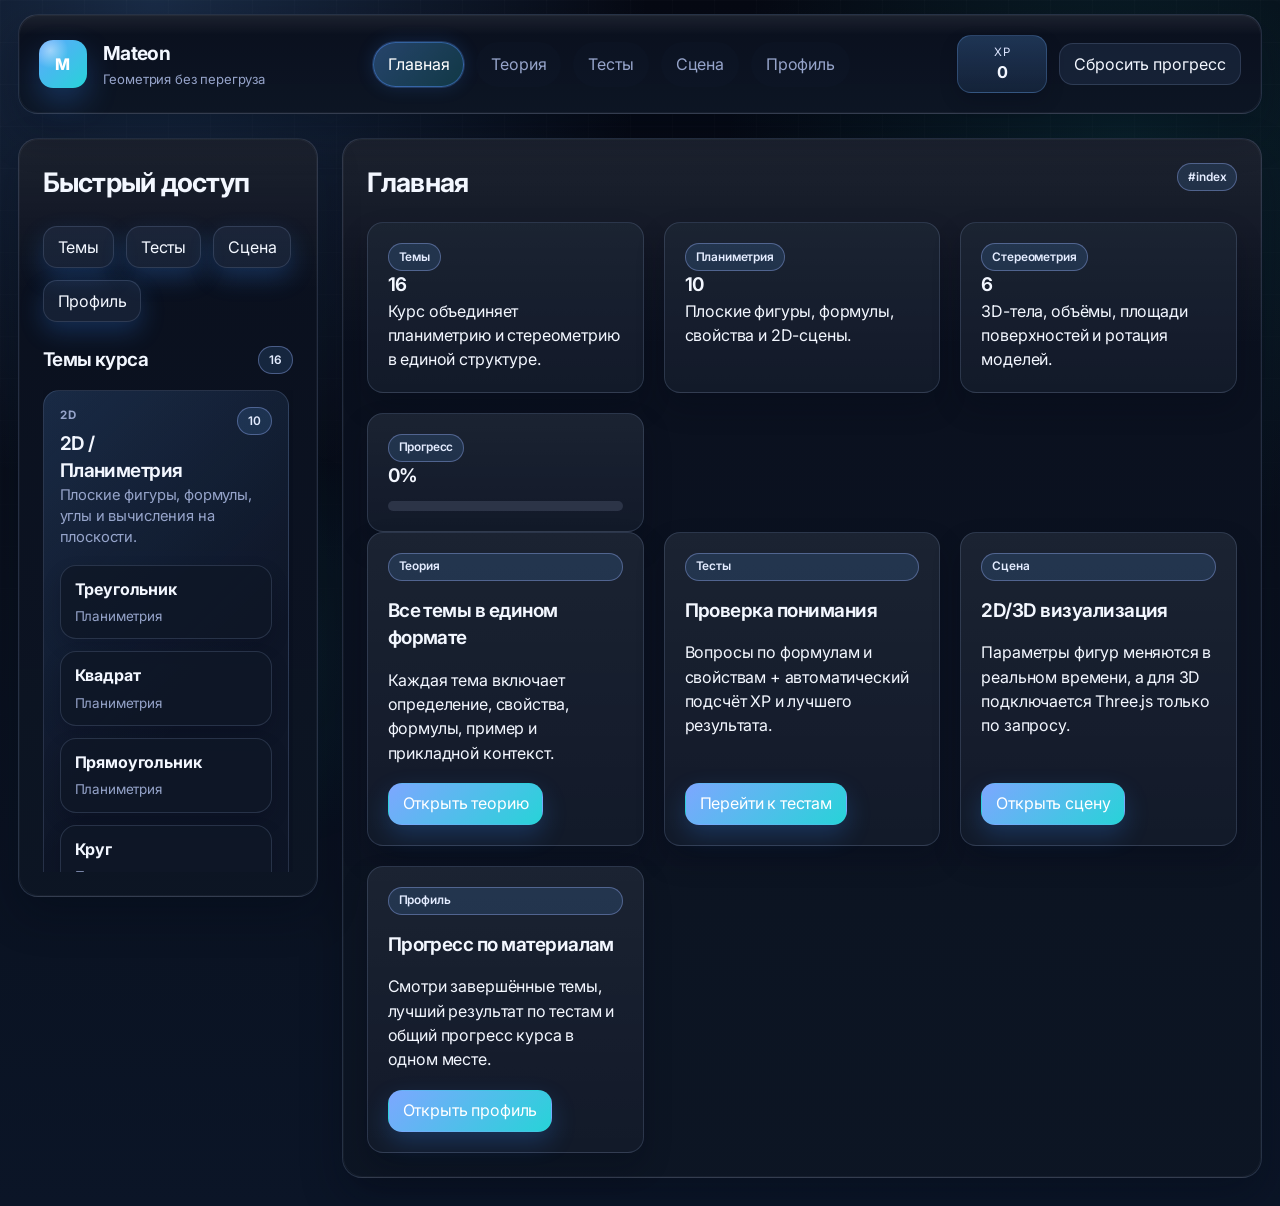
<file: index.html>
﻿<!DOCTYPE html>
<html lang="ru">
<head>
  <meta charset="UTF-8">
  <meta name="viewport" content="width=device-width, initial-scale=1.0">
  <title>Mateon</title>
  <meta http-equiv="refresh" content="0; url=./pages/index.html">
  <script>
    location.replace('./pages/index.html');
  </script>
</head>
<body></body>
</html>
</file>
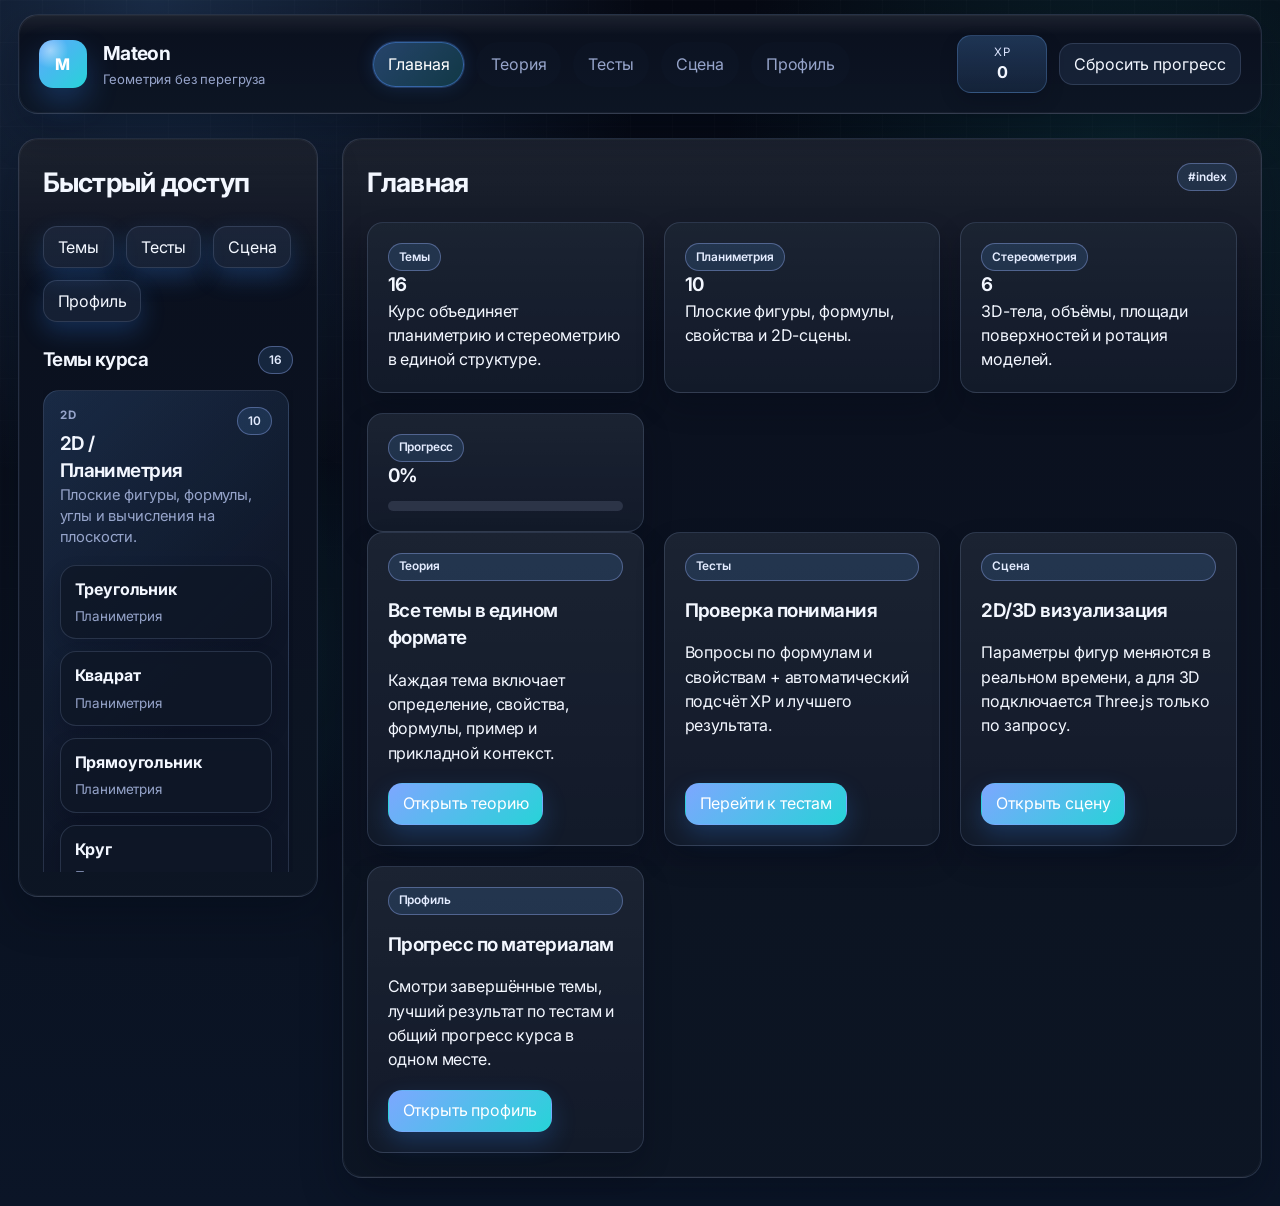
<file: pages/index.html>
﻿<!DOCTYPE html>
<html lang="ru">
<head>
  <meta charset="UTF-8">
  <meta name="viewport" content="width=device-width, initial-scale=1.0">
  <meta name="description" content="Mateon — интерактивная образовательная платформа по геометрии.">
  <title>Mateon — Главная</title>
  <link rel="preconnect" href="https://fonts.googleapis.com">
  <link rel="preconnect" href="https://fonts.gstatic.com" crossorigin>
  <link href="https://fonts.googleapis.com/css2?family=Inter:wght@400;500;600;700;800&display=swap" rel="stylesheet">
  <link rel="stylesheet" href="../styles/styles.css">
  <script src="../course-data.js" defer></script>
  <script type="module" src="../js/home.js"></script>
</head>
<body data-page="home">
  <div class="app">
    <header class="topbar panel">
      <div class="brand">
        <div class="brand-mark" aria-hidden="true">M</div>
        <div class="brand-meta">
          <h1>Mateon</h1>
          <p class="brand-subtitle">Геометрия без перегруза</p>
        </div>
      </div>

      <nav class="nav" aria-label="Навигация">
        <a class="nav-link active" data-page-link="home" href="./index.html">Главная</a>
        <a class="nav-link" data-page-link="theory" href="./theory.html">Теория</a>
        <a class="nav-link" data-page-link="tests" href="./tests.html">Тесты</a>
        <a class="nav-link" data-page-link="scene" href="./scene.html">Сцена</a>
        <a class="nav-link" data-page-link="profile" href="./profile.html">Профиль</a>
      </nav>

      <div class="topbar-actions">
        <div class="xp-box" aria-live="polite">
          <span>XP</span>
          <strong id="xp-total">0</strong>
        </div>
        <button class="ghost-button" id="reset-progress" type="button">Сбросить прогресс</button>
      </div>
    </header>

    <main class="layout">
      <aside class="sidebar panel" aria-label="Боковая панель">
        <h2>Быстрый доступ</h2>

        <div class="sidebar-actions">
          <a class="button secondary" href="./theory.html">Темы</a>
          <a class="button secondary" href="./tests.html">Тесты</a>
          <a class="button secondary" href="./scene.html">Сцена</a>
          <a class="button secondary" href="./profile.html">Профиль</a>
        </div>

        <div class="sidebar-block">
          <div class="title-row">
            <h3>Темы курса</h3>
            <span class="badge" id="topic-count">0</span>
          </div>
          <div id="topic-shortcuts" class="shortcut-list"></div>
        </div>
      </aside>

      <section class="content">
        <section class="panel main-panel">
          <div class="title-row">
            <div>
              <h2 id="view-title">Главная</h2>
            </div>
            <span class="badge" id="route-badge">#index</span>
          </div>
          <div id="view-root"></div>
        </section>
      </section>
    </main>
  </div>
</body>
</html>
</file>
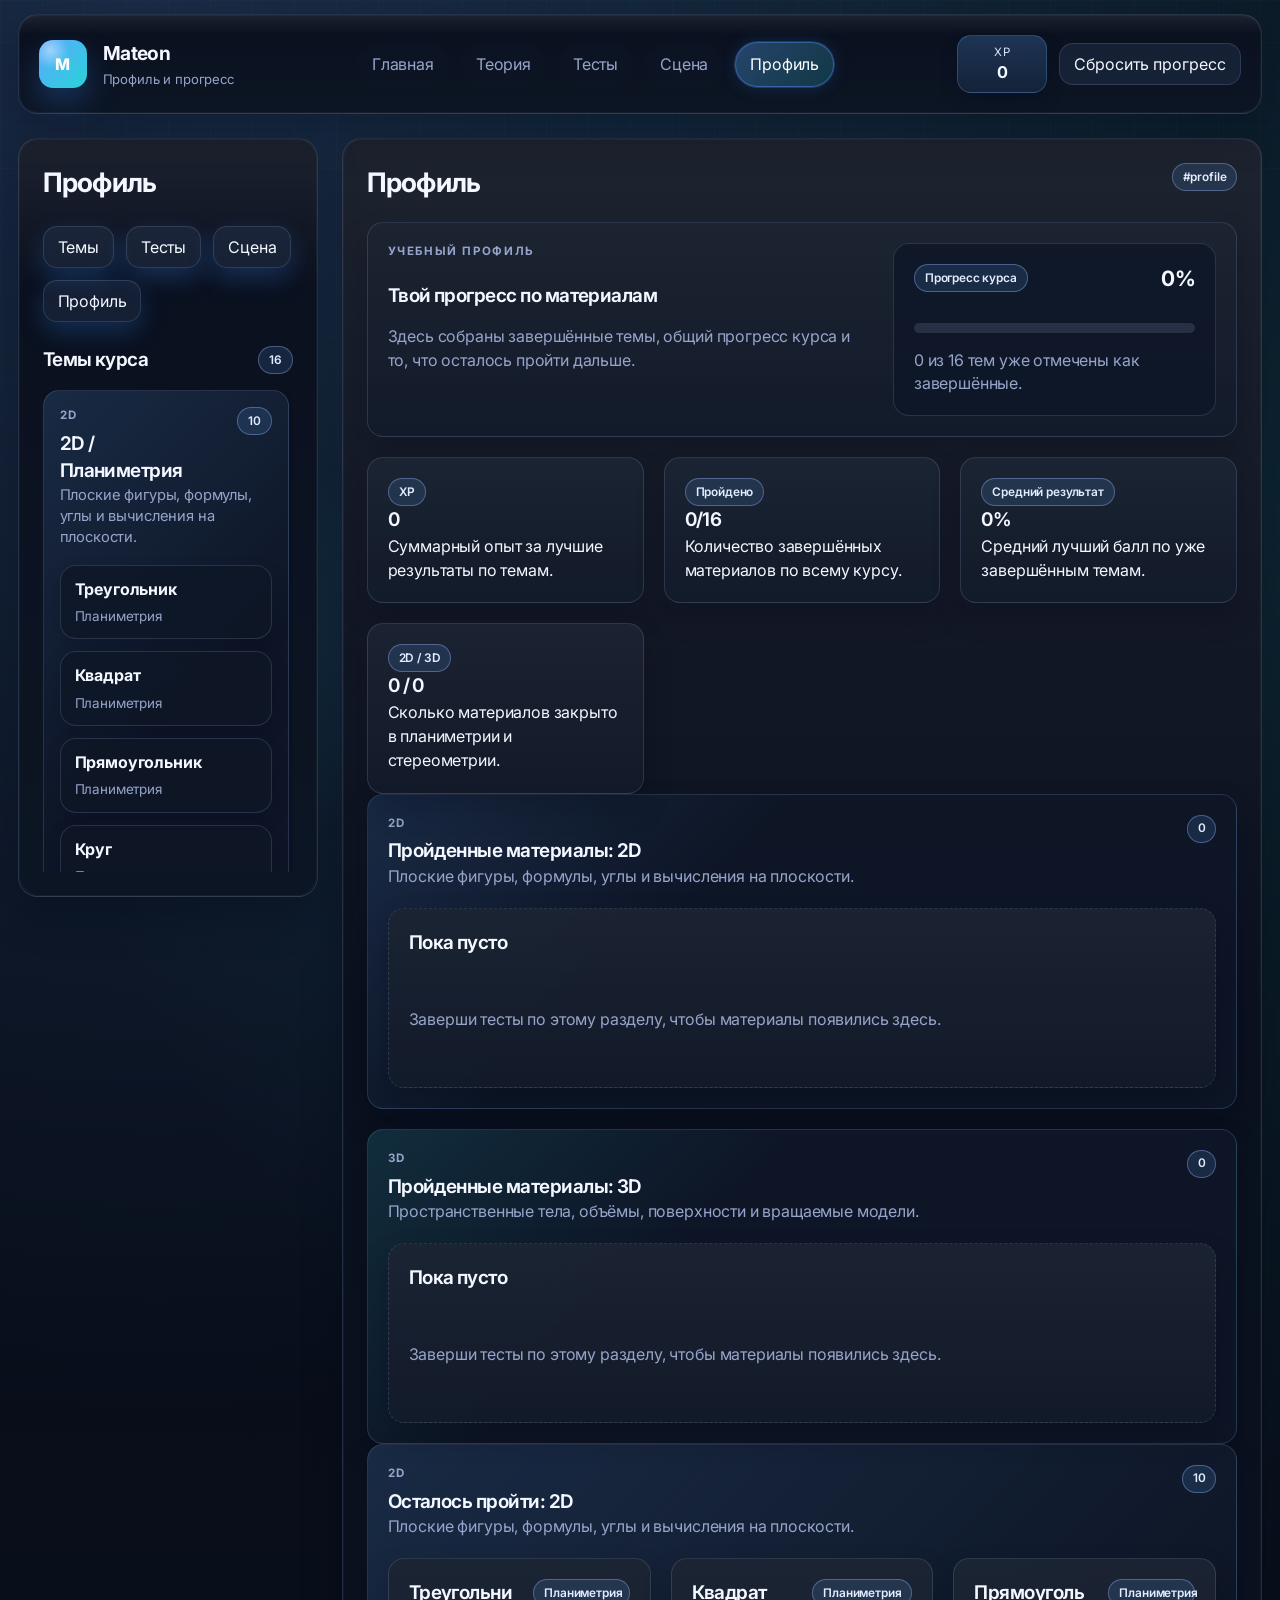
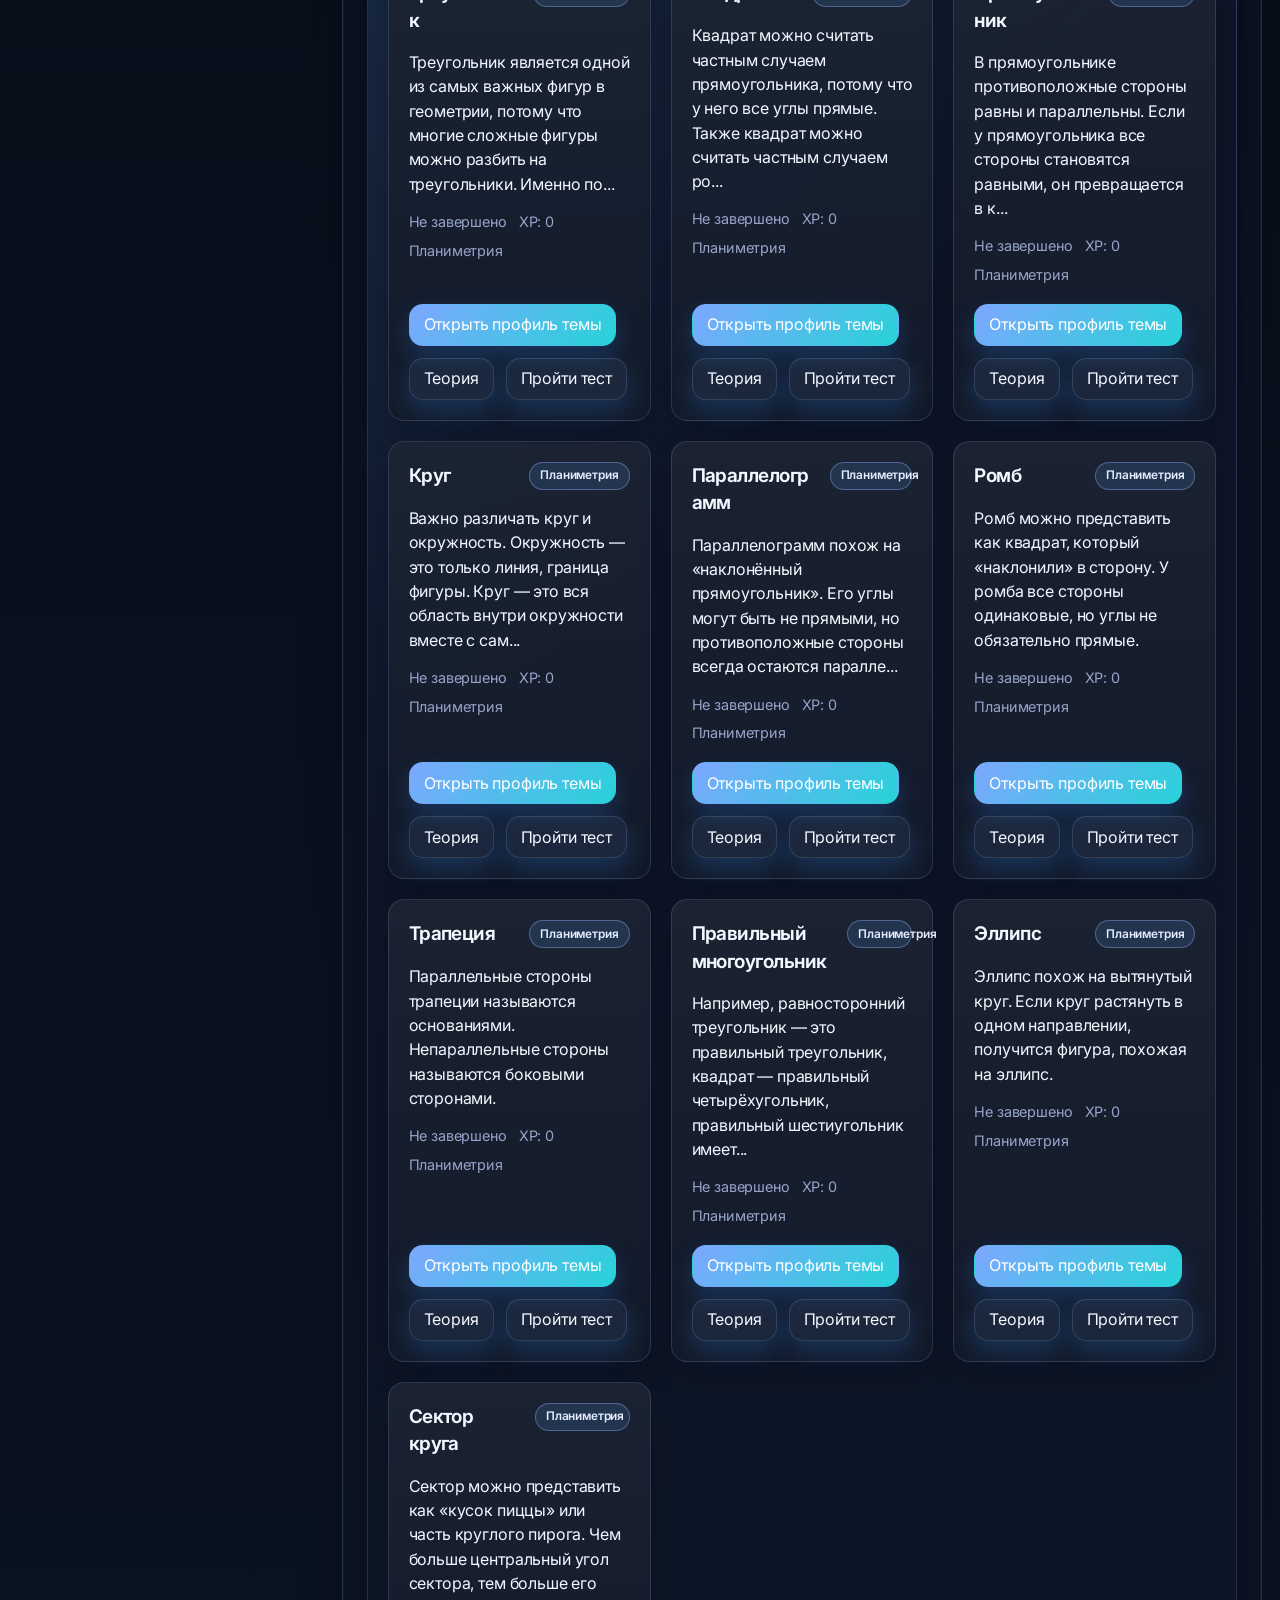
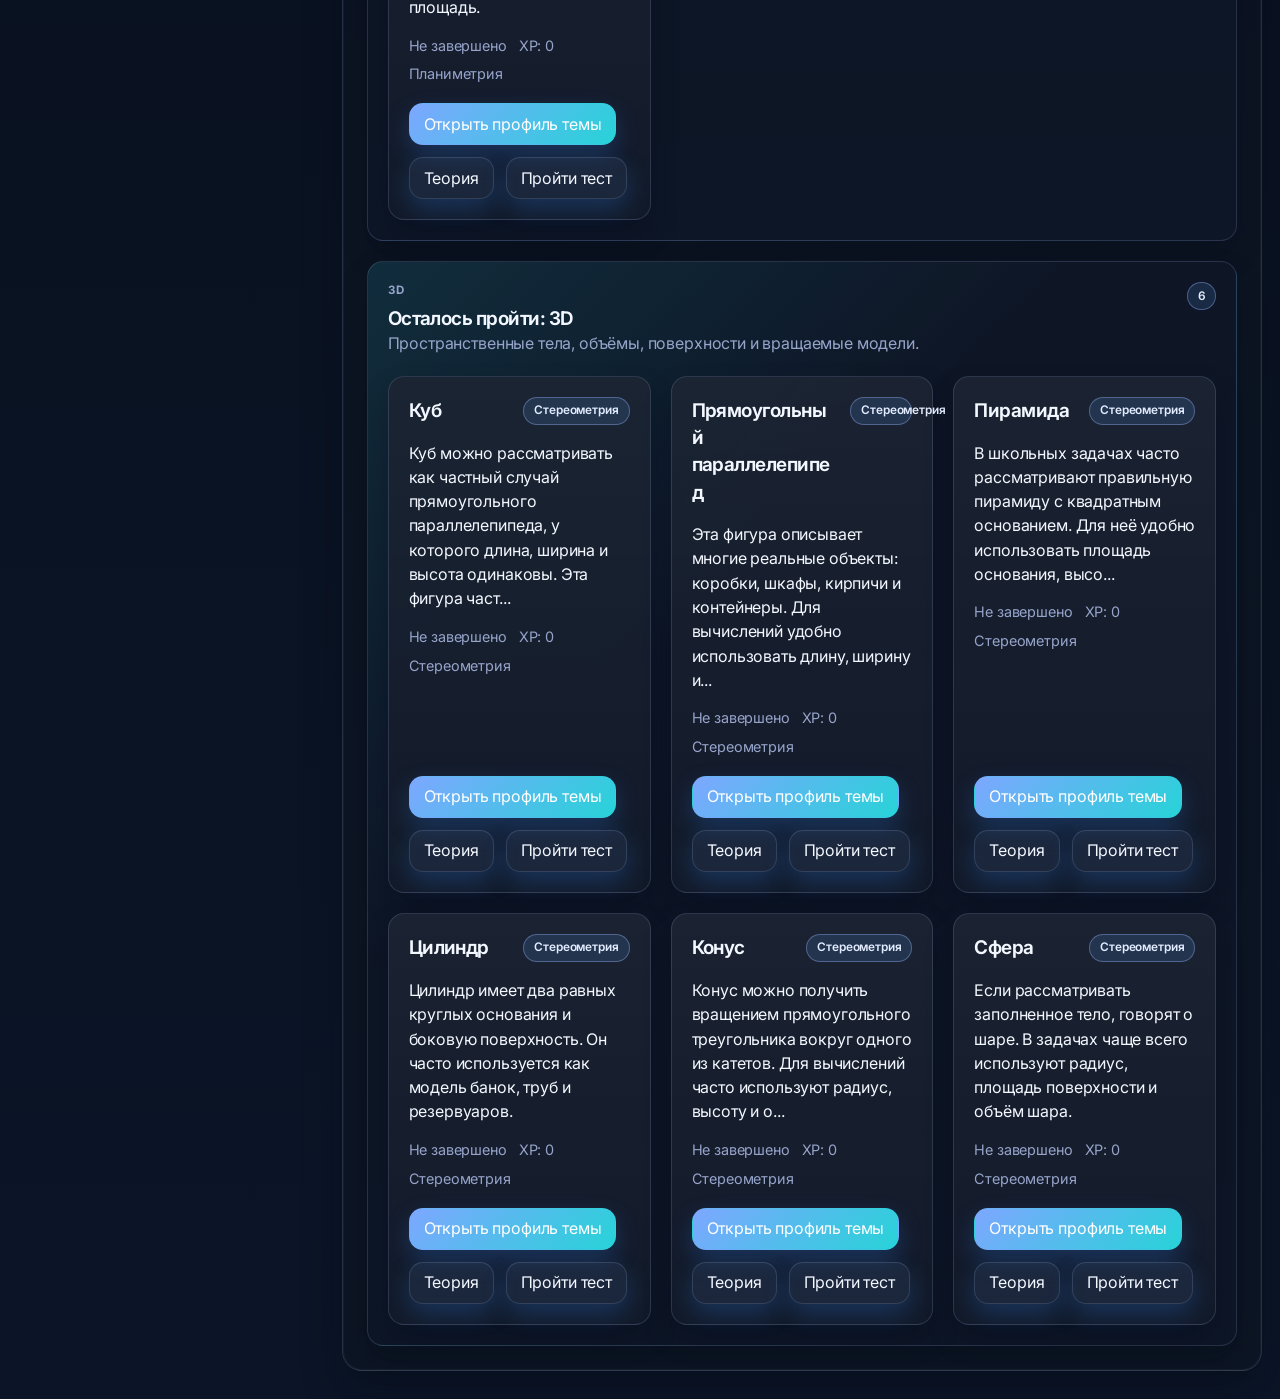
<file: pages/profile.html>
﻿<!DOCTYPE html>
<html lang="ru">
<head>
  <meta charset="UTF-8">
  <meta name="viewport" content="width=device-width, initial-scale=1.0">
  <meta name="description" content="Mateon — профиль обучения с пройденными материалами, XP и прогрессом по темам.">
  <title>Mateon — Профиль</title>
  <link rel="preconnect" href="https://fonts.googleapis.com">
  <link rel="preconnect" href="https://fonts.gstatic.com" crossorigin>
  <link href="https://fonts.googleapis.com/css2?family=Inter:wght@400;500;600;700;800&display=swap" rel="stylesheet">
  <link rel="stylesheet" href="../styles/styles.css">
  <script src="../course-data.js" defer></script>
  <script type="module" src="../js/profile.js"></script>
</head>
<body data-page="profile">
  <div class="app">
    <header class="topbar panel">
      <div class="brand">
        <div class="brand-mark" aria-hidden="true">M</div>
        <div class="brand-meta">
          <h1>Mateon</h1>
          <p class="brand-subtitle">Профиль и прогресс</p>
        </div>
      </div>

      <nav class="nav" aria-label="Навигация">
        <a class="nav-link" data-page-link="home" href="./index.html">Главная</a>
        <a class="nav-link" data-page-link="theory" href="./theory.html">Теория</a>
        <a class="nav-link" data-page-link="tests" href="./tests.html">Тесты</a>
        <a class="nav-link" data-page-link="scene" href="./scene.html">Сцена</a>
        <a class="nav-link active" data-page-link="profile" href="./profile.html">Профиль</a>
      </nav>

      <div class="topbar-actions">
        <div class="xp-box" aria-live="polite">
          <span>XP</span>
          <strong id="xp-total">0</strong>
        </div>
        <button class="ghost-button" id="reset-progress" type="button">Сбросить прогресс</button>
      </div>
    </header>

    <main class="layout">
      <aside class="sidebar panel" aria-label="Боковая панель">
        <h2>Профиль</h2>

        <div class="sidebar-actions">
          <a class="button secondary" href="./theory.html">Темы</a>
          <a class="button secondary" href="./tests.html">Тесты</a>
          <a class="button secondary" href="./scene.html">Сцена</a>
          <a class="button secondary" href="./profile.html">Профиль</a>
        </div>

        <div class="sidebar-block">
          <div class="title-row">
            <h3>Темы курса</h3>
            <span class="badge" id="topic-count">0</span>
          </div>
          <div id="topic-shortcuts" class="shortcut-list"></div>
        </div>
      </aside>

      <section class="content">
        <section class="panel main-panel">
          <div class="title-row">
            <div>
              <h2 id="view-title">Профиль</h2>
            </div>
            <span class="badge" id="route-badge">#profile</span>
          </div>
          <div id="view-root"></div>
        </section>
      </section>
    </main>
  </div>
</body>
</html>
</file>
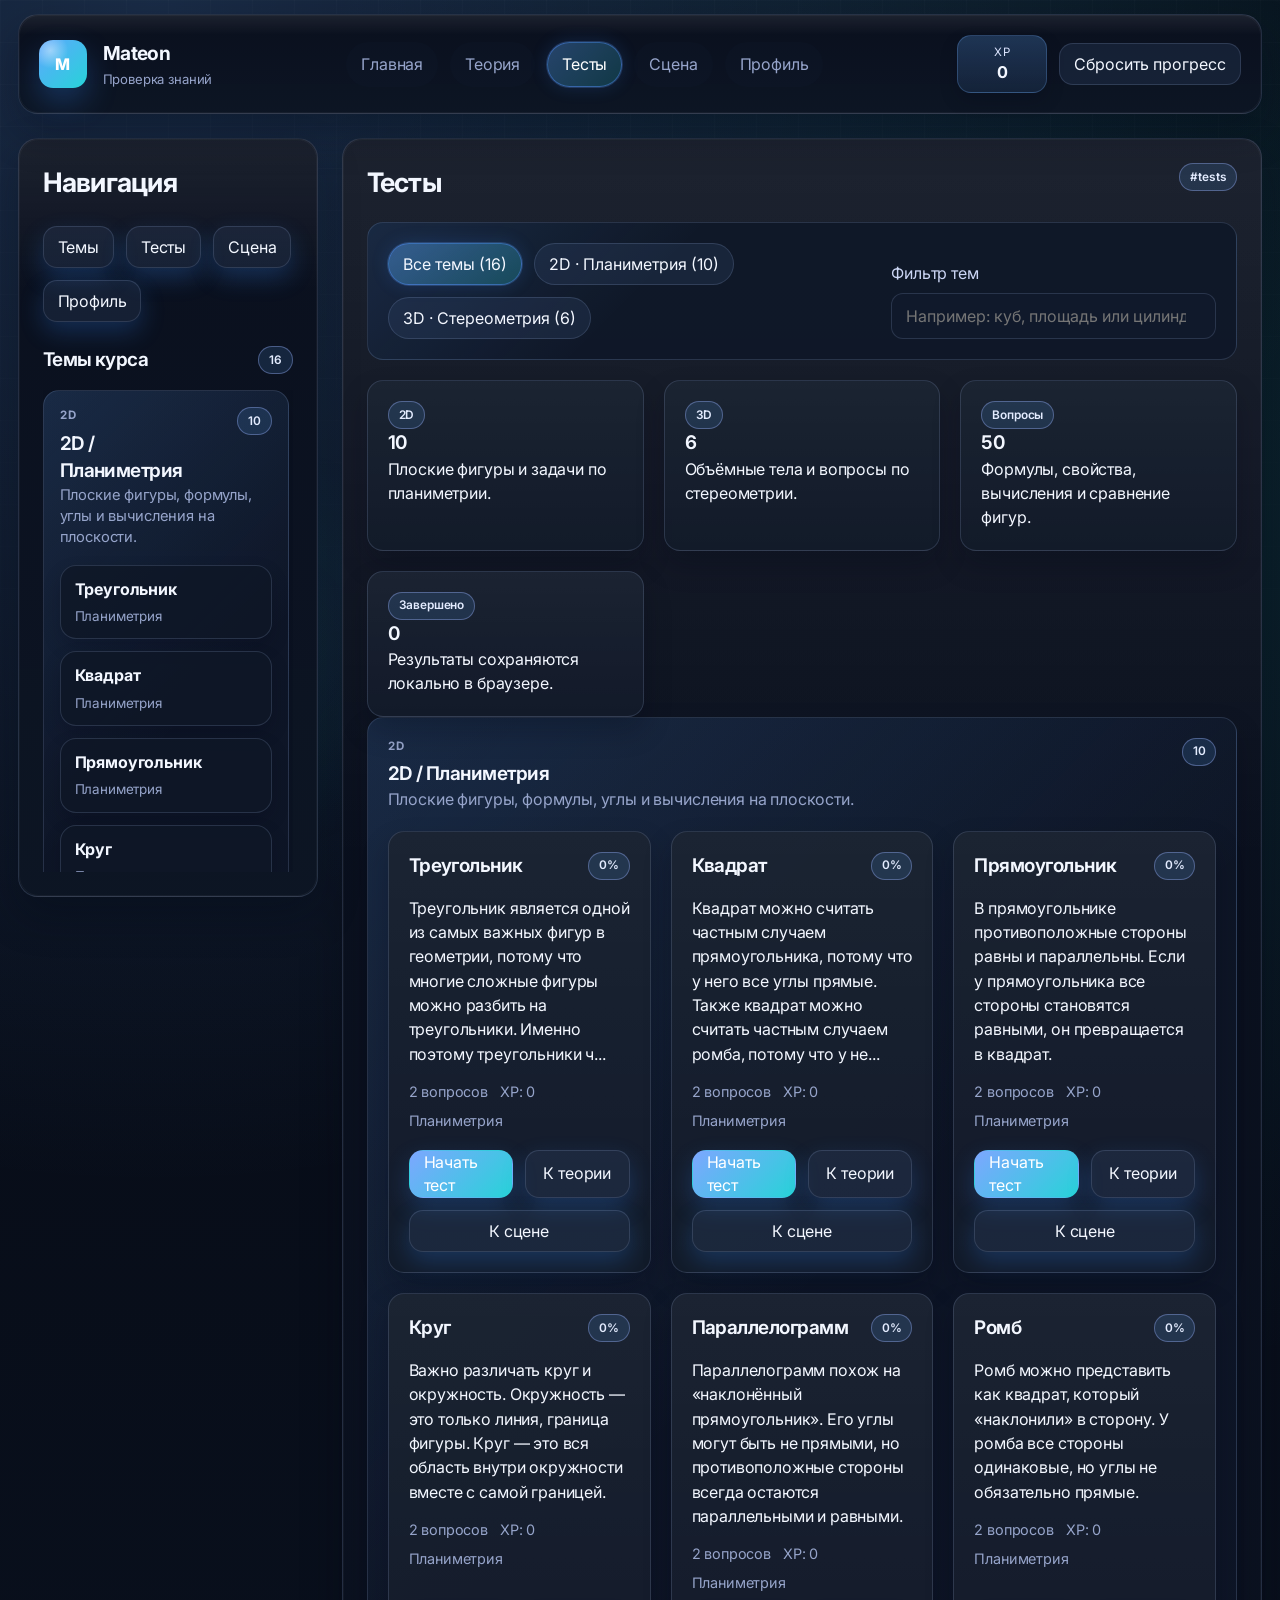
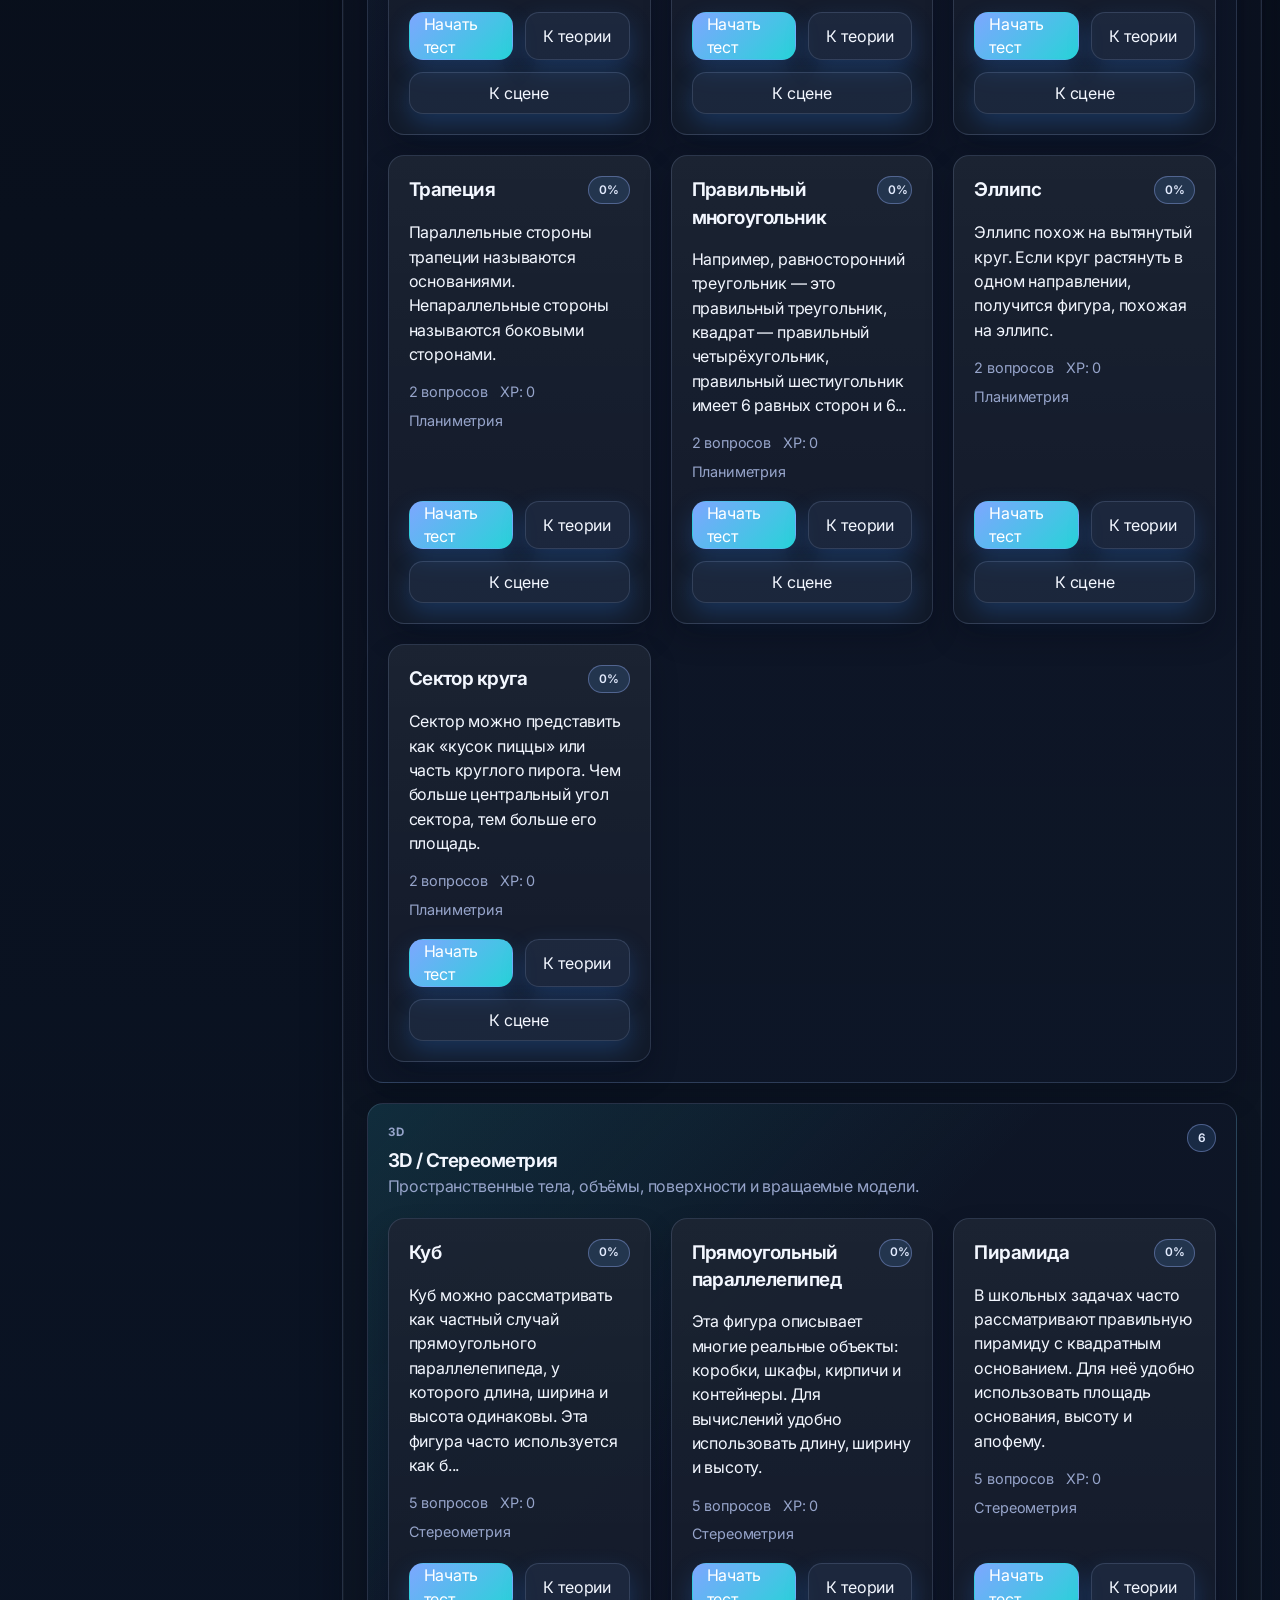
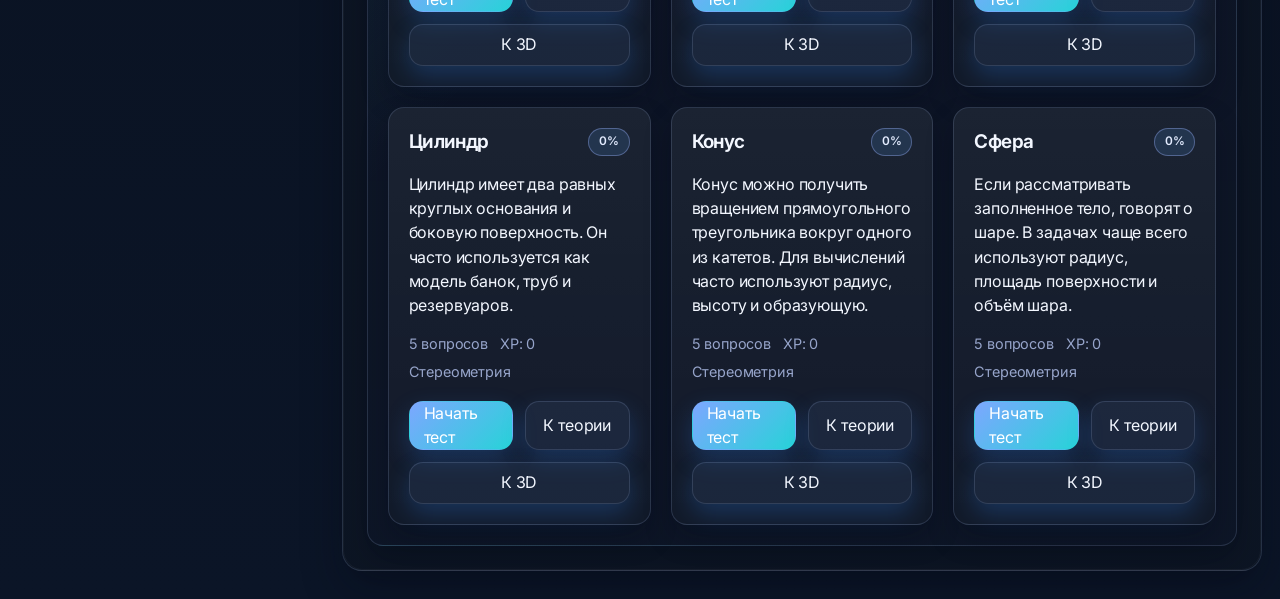
<file: pages/tests.html>
﻿<!DOCTYPE html>
<html lang="ru">
<head>
  <meta charset="UTF-8">
  <meta name="viewport" content="width=device-width, initial-scale=1.0">
  <meta name="description" content="Mateon — тесты по геометрии с XP, прогрессом и разбором ответов.">
  <title>Mateon — Тесты</title>
  <link rel="preconnect" href="https://fonts.googleapis.com">
  <link rel="preconnect" href="https://fonts.gstatic.com" crossorigin>
  <link href="https://fonts.googleapis.com/css2?family=Inter:wght@400;500;600;700;800&display=swap" rel="stylesheet">
  <link rel="stylesheet" href="../styles/styles.css">
  <script src="../course-data.js" defer></script>
  <script type="module" src="../js/tests.js"></script>
</head>
<body data-page="tests">
  <div class="app">
    <header class="topbar panel">
      <div class="brand">
        <div class="brand-mark" aria-hidden="true">M</div>
        <div class="brand-meta">
          <h1>Mateon</h1>
          <p class="brand-subtitle">Проверка знаний</p>
        </div>
      </div>

      <nav class="nav" aria-label="Навигация">
        <a class="nav-link" data-page-link="home" href="./index.html">Главная</a>
        <a class="nav-link" data-page-link="theory" href="./theory.html">Теория</a>
        <a class="nav-link active" data-page-link="tests" href="./tests.html">Тесты</a>
        <a class="nav-link" data-page-link="scene" href="./scene.html">Сцена</a>
        <a class="nav-link" data-page-link="profile" href="./profile.html">Профиль</a>
      </nav>

      <div class="topbar-actions">
        <div class="xp-box" aria-live="polite">
          <span>XP</span>
          <strong id="xp-total">0</strong>
        </div>
        <button class="ghost-button" id="reset-progress" type="button">Сбросить прогресс</button>
      </div>
    </header>

    <main class="layout">
      <aside class="sidebar panel" aria-label="Боковая панель">
        <h2>Навигация</h2>

        <div class="sidebar-actions">
          <a class="button secondary" href="./theory.html">Темы</a>
          <a class="button secondary" href="./tests.html">Тесты</a>
          <a class="button secondary" href="./scene.html">Сцена</a>
          <a class="button secondary" href="./profile.html">Профиль</a>
        </div>

        <div class="sidebar-block">
          <div class="title-row">
            <h3>Темы курса</h3>
            <span class="badge" id="topic-count">0</span>
          </div>
          <div id="topic-shortcuts" class="shortcut-list"></div>
        </div>
      </aside>

      <section class="content">
        <section class="panel main-panel">
          <div class="title-row">
            <div>
              <h2 id="view-title">Тесты</h2>
            </div>
            <span class="badge" id="route-badge">#tests</span>
          </div>
          <div id="view-root"></div>
        </section>
      </section>
    </main>
  </div>
</body>
</html>
</file>
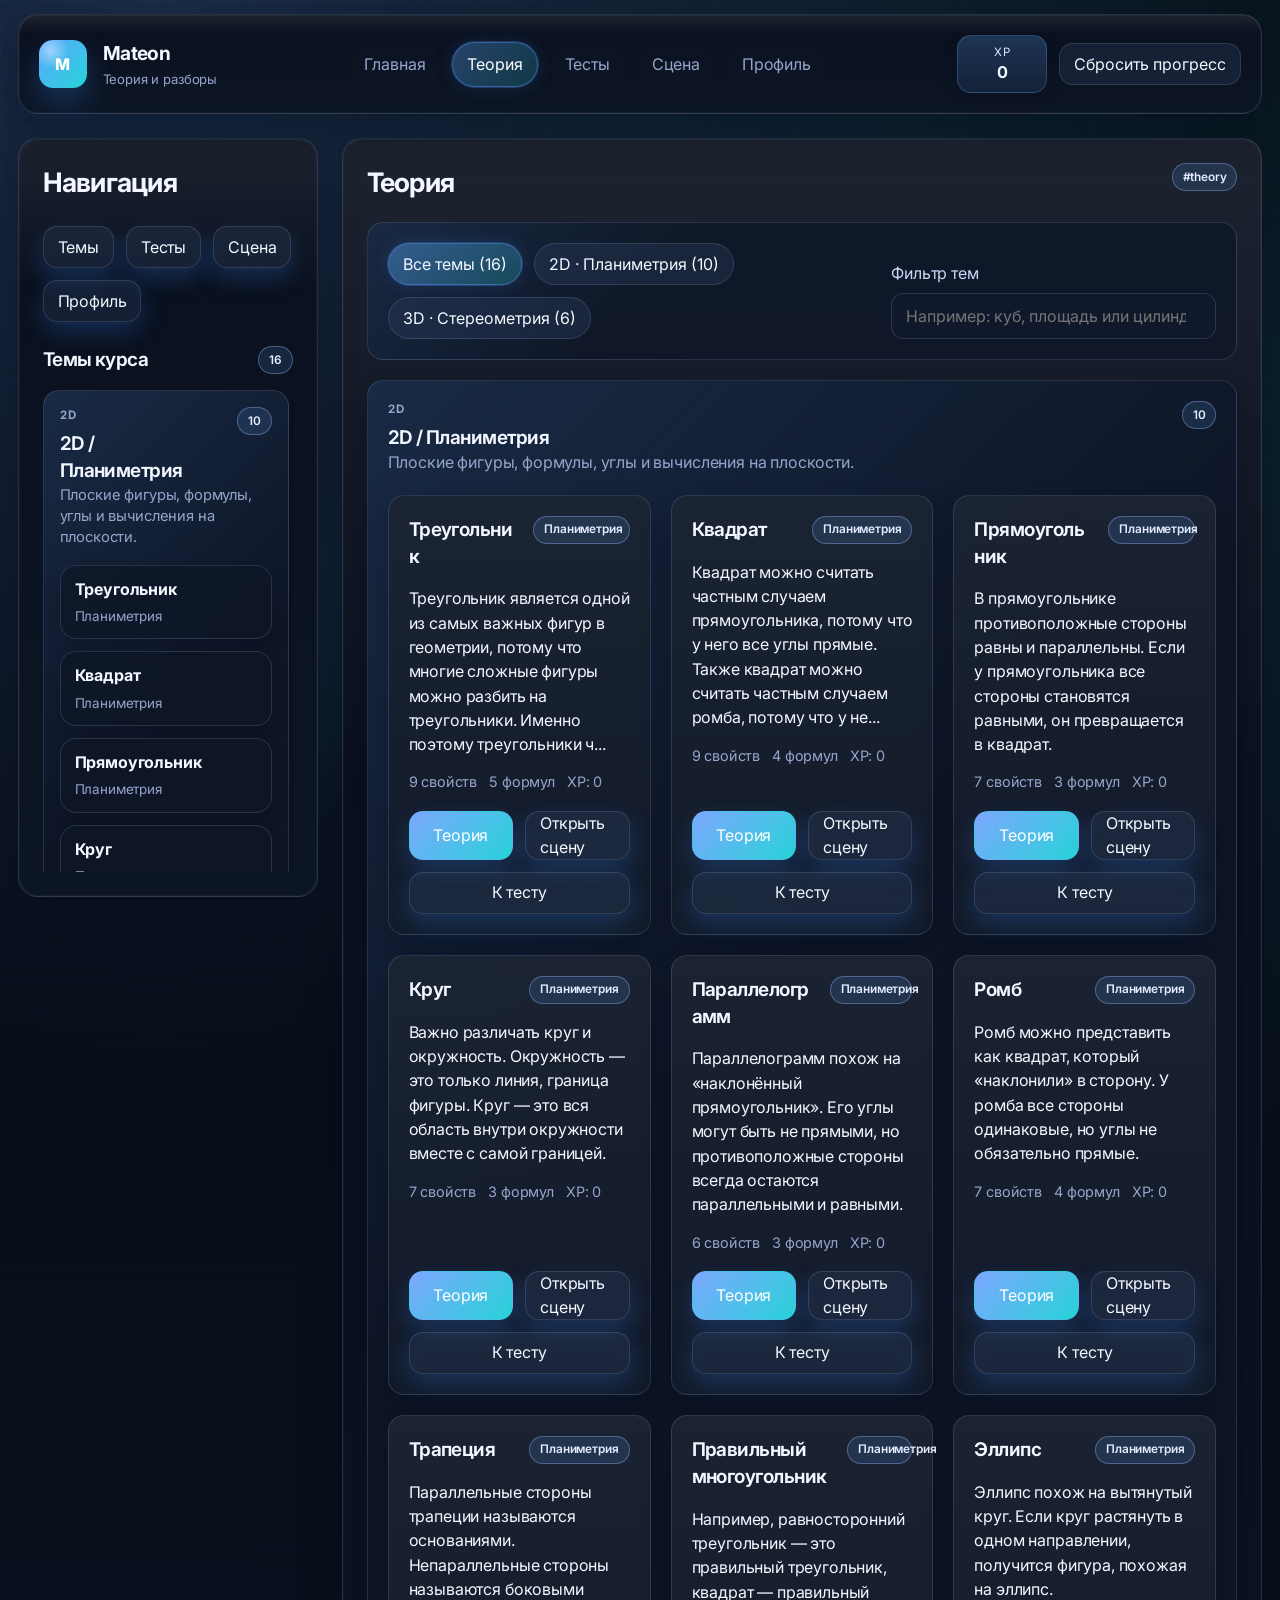
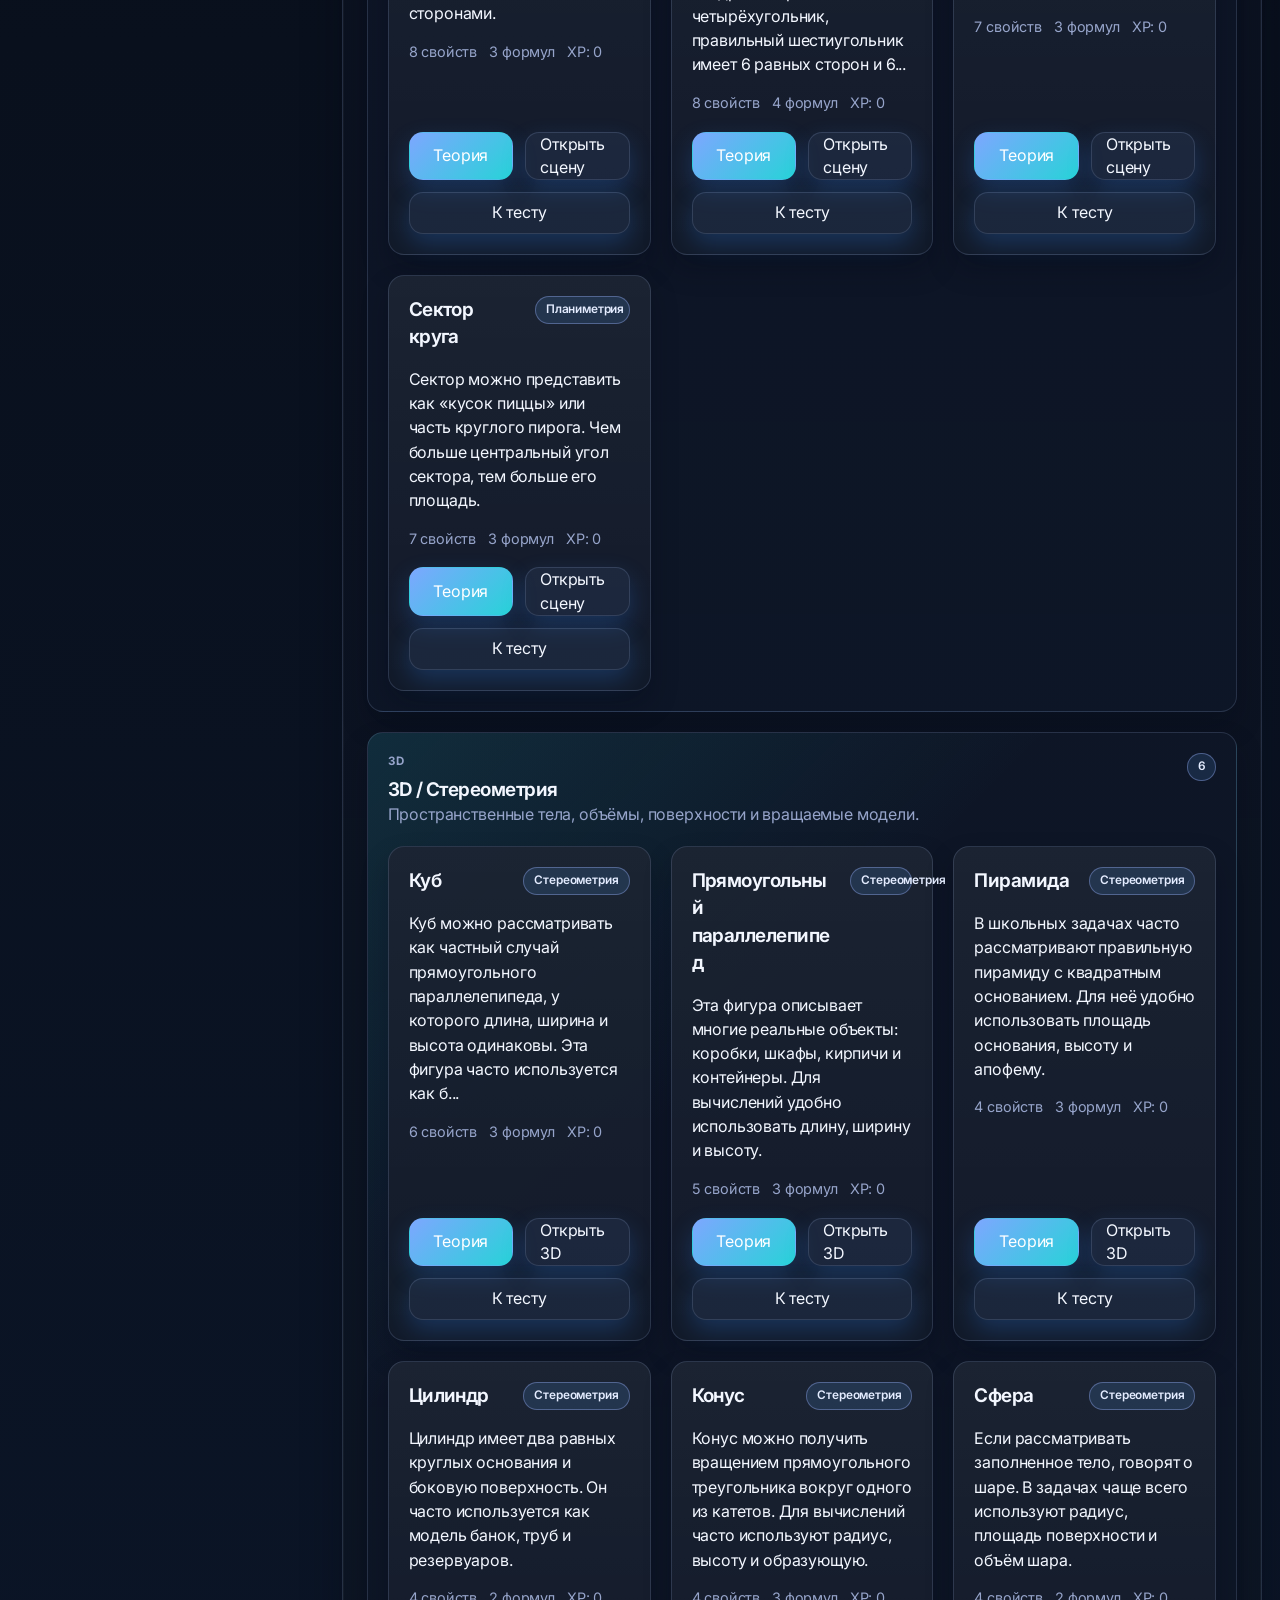
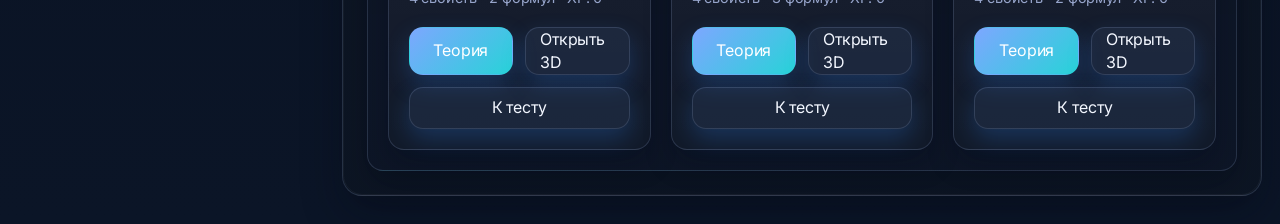
<file: pages/theory.html>
﻿<!DOCTYPE html>
<html lang="ru">
<head>
  <meta charset="UTF-8">
  <meta name="viewport" content="width=device-width, initial-scale=1.0">
  <meta name="description" content="Mateon — теория по планиметрии и стереометрии с формулами и примерами.">
  <title>Mateon — Теория</title>
  <link rel="preconnect" href="https://fonts.googleapis.com">
  <link rel="preconnect" href="https://fonts.gstatic.com" crossorigin>
  <link href="https://fonts.googleapis.com/css2?family=Inter:wght@400;500;600;700;800&display=swap" rel="stylesheet">
  <link rel="stylesheet" href="../styles/styles.css">
  <script src="../course-data.js" defer></script>
  <script type="module" src="../js/theory.js"></script>
</head>
<body data-page="theory">
  <div class="app">
    <header class="topbar panel">
      <div class="brand">
        <div class="brand-mark" aria-hidden="true">M</div>
        <div class="brand-meta">
          <h1>Mateon</h1>
          <p class="brand-subtitle">Теория и разборы</p>
        </div>
      </div>

      <nav class="nav" aria-label="Навигация">
        <a class="nav-link" data-page-link="home" href="./index.html">Главная</a>
        <a class="nav-link active" data-page-link="theory" href="./theory.html">Теория</a>
        <a class="nav-link" data-page-link="tests" href="./tests.html">Тесты</a>
        <a class="nav-link" data-page-link="scene" href="./scene.html">Сцена</a>
        <a class="nav-link" data-page-link="profile" href="./profile.html">Профиль</a>
      </nav>

      <div class="topbar-actions">
        <div class="xp-box" aria-live="polite">
          <span>XP</span>
          <strong id="xp-total">0</strong>
        </div>
        <button class="ghost-button" id="reset-progress" type="button">Сбросить прогресс</button>
      </div>
    </header>

    <main class="layout">
      <aside class="sidebar panel" aria-label="Боковая панель">
        <h2>Навигация</h2>

        <div class="sidebar-actions">
          <a class="button secondary" href="./theory.html">Темы</a>
          <a class="button secondary" href="./tests.html">Тесты</a>
          <a class="button secondary" href="./scene.html">Сцена</a>
          <a class="button secondary" href="./profile.html">Профиль</a>
        </div>

        <div class="sidebar-block">
          <div class="title-row">
            <h3>Темы курса</h3>
            <span class="badge" id="topic-count">0</span>
          </div>
          <div id="topic-shortcuts" class="shortcut-list"></div>
        </div>
      </aside>

      <section class="content">
        <section class="panel main-panel">
          <div class="title-row">
            <div>
              <h2 id="view-title">Теория</h2>
            </div>
            <span class="badge" id="route-badge">#theory</span>
          </div>
          <div id="view-root"></div>
        </section>
      </section>
    </main>
  </div>
</body>
</html>
</file>
<file: styles/styles.css>
:root {
  color-scheme: dark;

  --font-sans: "Inter", "Segoe UI", Roboto, Arial, sans-serif;

  --bg-0: #060913;
  --bg-1: #09101d;
  --bg-2: #10192b;
  --surface-0: rgba(10, 16, 28, 0.94);
  --surface-1: rgba(14, 22, 38, 0.96);
  --surface-2: rgba(18, 30, 48, 0.98);
  --surface-hover: rgba(72, 120, 186, 0.18);

  --text-0: #f3f7ff;
  --text-1: #ccd6f5;
  --text-2: #96a4ca;

  --accent-0: #5ea7ff;
  --accent-1: #27d3d8;
  --accent-2: #7da7ff;
  --accent-soft: rgba(94, 167, 255, 0.18);
  --success: #34d399;
  --danger: #fb7185;

  --line-0: rgba(176, 197, 245, 0.16);
  --line-1: rgba(108, 164, 235, 0.28);
  --line-2: rgba(82, 146, 255, 0.44);

  --shadow-sm: 0 8px 18px rgba(3, 8, 22, 0.18);
  --shadow-md: 0 14px 28px rgba(3, 8, 22, 0.24);
  --shadow-lg: 0 18px 42px rgba(3, 8, 22, 0.32);
  --shadow-glow: 0 0 0 1px rgba(106, 165, 255, 0.22), 0 0 18px rgba(56, 137, 255, 0.18);

  --radius-sm: 12px;
  --radius-md: 16px;
  --radius-lg: 20px;

  --space-1: 8px;
  --space-2: 12px;
  --space-3: 16px;
  --space-4: 20px;
  --space-5: 24px;
  --space-6: 32px;

  --z-bg: 0;
  --z-base: 1;
  --z-card: 2;
  --z-hover: 3;
  --z-sticky: 30;
  --z-overlay: 100;

  --topbar-offset: 12px;
  --topbar-safe-height: 98px;
  --sticky-gap: 12px;
  --sticky-stack-height: calc(var(--topbar-offset) + var(--topbar-safe-height));
}

* {
  box-sizing: border-box;
}

html,
body {
  min-height: 100%;
  overflow-x: hidden;
}

html {
  scroll-behavior: smooth;
  scroll-padding-top: calc(var(--sticky-stack-height) + var(--space-3));
}

body {
  margin: 0;
  font-family: var(--font-sans);
  color: var(--text-0);
  background:
    radial-gradient(circle at 12% 0%, rgba(94, 167, 255, 0.22), transparent 30%),
    radial-gradient(circle at 88% 12%, rgba(39, 211, 216, 0.12), transparent 26%),
    linear-gradient(180deg, var(--bg-0) 0%, var(--bg-1) 48%, #0b1527 100%);
  line-height: 1.45;
  letter-spacing: -0.01em;
  position: relative;
}

body::before,
body::after {
  content: "";
  position: fixed;
  inset: 0;
  z-index: var(--z-bg);
  pointer-events: none;
}

body::before {
  background-image:
    linear-gradient(rgba(255, 255, 255, 0.018) 1px, transparent 1px),
    linear-gradient(90deg, rgba(255, 255, 255, 0.018) 1px, transparent 1px);
  background-size: 42px 42px;
  mask-image: linear-gradient(180deg, rgba(0, 0, 0, 0.88), transparent 100%);
}

body::after {
  background:
    radial-gradient(circle at 76% 58%, rgba(94, 167, 255, 0.1), transparent 24%),
    radial-gradient(circle at 20% 72%, rgba(39, 211, 216, 0.08), transparent 18%);
  opacity: 0.88;
}

a {
  color: inherit;
  text-decoration: none;
}

img,
svg,
canvas {
  max-width: 100%;
}

h1,
h2,
h3,
h4,
p,
ul {
  margin: 0;
}

h1,
h2,
h3 {
  letter-spacing: -0.028em;
}

h1 {
  font-size: clamp(1.06rem, 1.5vw, 1.2rem);
  font-weight: 700;
}

h2 {
  font-size: clamp(1.32rem, 2.1vw, 1.92rem);
  font-weight: 700;
}

h3 {
  font-size: clamp(1rem, 1.5vw, 1.18rem);
  font-weight: 650;
}

button,
input,
select {
  font: inherit;
  color: inherit;
}

button:focus-visible,
a:focus-visible,
input:focus-visible,
select:focus-visible {
  outline: 2px solid rgba(143, 166, 255, 0.9);
  outline-offset: 2px;
}

.muted,
.subtle,
.lead,
.formula-note {
  color: var(--text-2);
}

.eyebrow {
  margin-bottom: 6px;
  color: var(--text-2);
  text-transform: uppercase;
  letter-spacing: 0.14em;
  font-size: 0.72rem;
  font-weight: 700;
}

.app {
  position: relative;
  z-index: var(--z-base);
  isolation: isolate;
  width: min(calc(100% - 2.2rem), 1480px);
  max-width: 100%;
  min-width: 0;
  margin: 0 auto;
  padding: 14px 0 28px;
}

.panel {
  position: relative;
  z-index: var(--z-base);
  isolation: isolate;
  min-width: 0;
  max-width: 100%;
  border-radius: var(--radius-lg);
  border: 1px solid var(--line-0);
  background:
    linear-gradient(180deg, rgba(255, 255, 255, 0.08), transparent 20%),
    linear-gradient(180deg, rgba(10, 16, 29, 0.98), rgba(13, 21, 36, 0.96)),
    var(--surface-0);
  box-shadow: var(--shadow-lg);
}

.panel::before {
  content: "";
  position: absolute;
  inset: 0;
  z-index: 0;
  border-radius: inherit;
  pointer-events: none;
  border: 1px solid rgba(255, 255, 255, 0.04);
}

.topbar {
  position: sticky;
  top: var(--topbar-offset);
  z-index: var(--z-sticky);
  display: grid;
  grid-template-columns: minmax(0, auto) minmax(0, 1fr) minmax(0, auto);
  align-items: center;
  gap: var(--space-4);
  padding: var(--space-4);
  margin-bottom: var(--space-5);
  backdrop-filter: blur(10px) saturate(110%);
}

.brand {
  min-width: 0;
  display: flex;
  align-items: center;
  gap: var(--space-3);
}

.brand-mark {
  width: 48px;
  height: 48px;
  border-radius: 14px;
  display: grid;
  place-items: center;
  background:
    radial-gradient(circle at 24% 22%, rgba(255, 255, 255, 0.44), transparent 34%),
    linear-gradient(135deg, var(--accent-0), var(--accent-1));
  box-shadow: 0 14px 30px rgba(50, 133, 246, 0.28);
  color: #fff;
  font-weight: 800;
}

.brand-meta {
  min-width: 0;
}

.brand-subtitle {
  margin-top: 2px;
  color: var(--text-2);
  font-size: 0.82rem;
}

.nav {
  min-width: 0;
  display: flex;
  justify-content: center;
  gap: var(--space-2);
  flex-wrap: wrap;
}

.nav-link,
.button,
.ghost-button,
.toggle,
.chip,
.shortcut,
.card,
.stat-card,
.formula-card,
.control-card,
.metric,
.graph-card,
.option,
.topic-pill {
  transition:
    transform 160ms ease,
    border-color 160ms ease,
    background-color 160ms ease,
    box-shadow 160ms ease,
    opacity 160ms ease;
}

.nav-link {
  border-radius: 999px;
  border: 1px solid transparent;
  color: var(--text-2);
  padding: 10px 14px;
  background: rgba(17, 26, 43, 0.28);
}

.nav-link.active {
  color: #fff;
  border-color: var(--line-2);
  background: linear-gradient(135deg, rgba(94, 167, 255, 0.34), rgba(39, 211, 216, 0.2));
  box-shadow: var(--shadow-glow);
}

.topbar-actions {
  min-width: 0;
  display: flex;
  align-items: center;
  gap: var(--space-2);
}

.xp-box {
  min-width: 90px;
  border-radius: 14px;
  border: 1px solid var(--line-1);
  background: linear-gradient(180deg, rgba(94, 167, 255, 0.24), rgba(94, 167, 255, 0.1));
  padding: 8px 12px;
  text-align: center;
  box-shadow: var(--shadow-sm);
}

.xp-box span {
  display: block;
  font-size: 0.72rem;
  text-transform: uppercase;
  letter-spacing: 0.12em;
  color: #dce5ff;
}

.xp-box strong {
  font-size: 1.02rem;
}

.layout {
  position: relative;
  z-index: var(--z-base);
  display: grid;
  grid-template-columns: minmax(260px, 320px) minmax(0, 1fr);
  gap: var(--space-5);
  align-items: start;
  min-width: 0;
  max-width: 100%;
}

.layout > * {
  min-width: 0;
}

.sidebar,
.main-panel {
  padding: var(--space-5);
}

.sidebar {
  position: sticky;
  top: calc(var(--sticky-stack-height) + var(--sticky-gap));
  z-index: calc(var(--z-sticky) - 1);
  display: grid;
  grid-template-rows: auto auto minmax(0, 1fr);
  gap: var(--space-5);
  max-height: calc(100vh - (var(--sticky-stack-height) + var(--sticky-gap) + var(--space-3)));
  overflow: hidden;
}

.sidebar h2 {
  margin-bottom: 0;
}

.sidebar-block {
  margin-top: 0;
  min-height: 0;
  display: grid;
  grid-template-rows: auto minmax(0, 1fr);
  gap: var(--space-3);
}

.sidebar-actions,
.card-actions,
.empty-actions,
.scene-links,
.toggle-row,
.chip-row,
.options {
  display: flex;
  flex-wrap: wrap;
  gap: var(--space-2);
}

.card-actions.card-actions-split {
  display: grid;
  grid-template-columns: repeat(2, minmax(0, 1fr));
}

.card-actions.card-actions-split > :last-child {
  grid-column: 1 / -1;
}

.content {
  min-width: 0;
  display: grid;
  gap: var(--space-5);
}

.main-panel {
  min-height: 72vh;
  min-width: 0;
  max-width: 100%;
}

.main-panel > .title-row {
  margin-bottom: var(--space-4);
}

.title-row {
  min-width: 0;
  display: flex;
  justify-content: space-between;
  align-items: start;
  gap: var(--space-3);
}

.title-row > * {
  min-width: 0;
}

.badge {
  display: inline-flex;
  align-items: center;
  min-height: 28px;
  max-width: 100%;
  padding: 0 10px;
  border-radius: 999px;
  border: 1px solid rgba(141, 162, 229, 0.44);
  background: rgba(94, 167, 255, 0.14);
  color: #e4ecff;
  font-size: 0.74rem;
  font-weight: 600;
  white-space: nowrap;
}

.shortcut-list,
.cards,
.stats,
.metrics,
.formula-grid,
.scene-grid,
.section-shell,
.scene-selector-grid {
  min-width: 0;
  max-width: 100%;
  display: grid;
  gap: var(--space-4);
}

.shortcut-list {
  min-height: 0;
  max-height: none;
  overflow: auto;
  padding-right: 4px;
}

.shortcut-list::-webkit-scrollbar {
  width: 8px;
}

.shortcut-list::-webkit-scrollbar-thumb {
  border-radius: 999px;
  background: rgba(172, 191, 255, 0.3);
}

.shortcut-group,
.section-panel {
  min-width: 0;
  border-radius: var(--radius-md);
  border: 1px solid var(--line-0);
  background:
    linear-gradient(180deg, rgba(255, 255, 255, 0.06), rgba(255, 255, 255, 0.02)),
    var(--surface-1);
  box-shadow: var(--shadow-md);
}

.shortcut-group {
  padding: var(--space-3);
}

.shortcut-group-copy {
  margin: 0 0 var(--space-3);
  font-size: 0.92rem;
}

.shortcut-stack,
.topic-pill-grid {
  display: grid;
  gap: var(--space-2);
}

.shortcut {
  position: relative;
  z-index: var(--z-card);
  isolation: isolate;
  display: grid;
  gap: 6px;
  padding: 12px 14px;
  border-radius: var(--radius-md);
  border: 1px solid var(--line-0);
  background: rgba(15, 23, 39, 0.84);
  box-shadow: var(--shadow-sm);
}

.shortcut span {
  color: var(--text-2);
  font-size: 0.84rem;
}

.shortcut.active {
  border-color: var(--line-2);
  background: linear-gradient(165deg, rgba(94, 167, 255, 0.22), rgba(16, 23, 41, 0.88));
  box-shadow: 0 0 0 1px rgba(106, 165, 255, 0.18);
}

.cards {
  grid-template-columns: repeat(auto-fit, minmax(260px, 1fr));
  align-items: stretch;
}

.cards > .card,
.cards > .stat-card,
.cards > .formula-card {
  height: 100%;
}

.stats,
.metrics,
.formula-grid {
  grid-template-columns: repeat(auto-fit, minmax(220px, 1fr));
}

.stats.topic-stats {
  grid-template-columns: repeat(3, minmax(0, 1fr));
  align-items: stretch;
}

.stats.topic-stats > .stat-card {
  height: 100%;
}

.scene-grid {
  grid-template-columns: minmax(0, 1fr) minmax(320px, 420px);
  align-items: stretch;
}

.scene-selector-grid {
  grid-template-columns: repeat(2, minmax(0, 1fr));
  margin-bottom: var(--space-4);
}

.section-panel {
  padding: var(--space-4);
}

.section-panel-header {
  min-width: 0;
  display: flex;
  justify-content: space-between;
  align-items: start;
  gap: var(--space-3);
  margin-bottom: var(--space-4);
}

.section-2d {
  background:
    linear-gradient(135deg, rgba(94, 167, 255, 0.14), transparent 36%),
    linear-gradient(180deg, rgba(14, 22, 39, 0.98), rgba(14, 22, 39, 0.94));
}

.section-3d {
  background:
    linear-gradient(135deg, rgba(39, 211, 216, 0.12), transparent 36%),
    linear-gradient(180deg, rgba(14, 22, 39, 0.98), rgba(14, 22, 39, 0.94));
}

.panel-like {
  position: relative;
  border-radius: var(--radius-md);
  border: 1px solid var(--line-0);
  background:
    linear-gradient(180deg, rgba(255, 255, 255, 0.06), rgba(255, 255, 255, 0.02)),
    var(--surface-1);
  box-shadow: var(--shadow-md);
  padding: var(--space-4);
}

.profile-hero {
  display: grid;
  grid-template-columns: minmax(0, 1.2fr) minmax(280px, 0.8fr);
  gap: var(--space-4);
  margin-bottom: var(--space-4);
}

.profile-hero-copy {
  display: grid;
  gap: var(--space-3);
  align-content: start;
}

.profile-progress-card {
  display: grid;
  gap: var(--space-3);
  align-content: start;
  padding: var(--space-4);
  border-radius: var(--radius-md);
  border: 1px solid var(--line-0);
  background: rgba(14, 23, 39, 0.78);
}

.profile-progress-card strong {
  font-size: 1.32rem;
}

.profile-topic-card {
  min-height: 100%;
}

.profile-empty {
  min-height: 180px;
}

.selector-panel {
  min-width: 0;
  border-radius: var(--radius-md);
  border: 1px solid var(--line-0);
  box-shadow: var(--shadow-md);
  overflow: hidden;
}

.selector-panel.open {
  border-color: var(--line-1);
  box-shadow: var(--shadow-lg);
}

.selector-toggle {
  width: 100%;
  padding: var(--space-4);
  display: flex;
  justify-content: space-between;
  align-items: start;
  gap: var(--space-3);
  background: transparent;
  border: 0;
  text-align: left;
  cursor: pointer;
}

.selector-toggle-copy {
  display: grid;
  gap: 6px;
  min-width: 0;
}

.selector-toggle-copy .eyebrow {
  margin-bottom: 0;
}

.selector-toggle-meta {
  display: grid;
  gap: 10px;
  justify-items: end;
  flex-shrink: 0;
}

.selector-chevron {
  display: inline-grid;
  place-items: center;
  width: 32px;
  height: 32px;
  border-radius: 50%;
  border: 1px solid var(--line-0);
  background: rgba(14, 23, 39, 0.7);
  color: var(--text-0);
  font-size: 1.2rem;
  line-height: 1;
}

.selector-body {
  padding: 0 var(--space-4) var(--space-4);
}

.topic-choice-list {
  display: grid;
  gap: 10px;
  max-height: 270px;
  overflow: auto;
  padding-right: 4px;
}

.topic-choice-list::-webkit-scrollbar {
  width: 8px;
}

.topic-choice-list::-webkit-scrollbar-thumb {
  border-radius: 999px;
  background: rgba(172, 191, 255, 0.3);
}

.topic-choice {
  display: grid;
  gap: 4px;
  padding: 12px 14px;
  border-radius: var(--radius-sm);
  border: 1px solid var(--line-0);
  background: rgba(14, 23, 39, 0.82);
}

.topic-choice span {
  color: var(--text-2);
  font-size: 0.84rem;
}

.topic-choice.active {
  border-color: var(--line-2);
  background: linear-gradient(135deg, rgba(94, 167, 255, 0.24), rgba(39, 211, 216, 0.14));
  box-shadow: 0 0 0 1px rgba(106, 165, 255, 0.16);
}

.card,
.stat-card,
.formula-card,
.control-card,
.metric,
.graph-card,
.empty,
.scene-box {
  position: relative;
  z-index: var(--z-card);
  isolation: isolate;
  min-width: 0;
  max-width: 100%;
  overflow: visible;
  border-radius: var(--radius-md);
  border: 1px solid var(--line-0);
  background:
    linear-gradient(180deg, rgba(255, 255, 255, 0.06), rgba(255, 255, 255, 0.02)),
    var(--surface-1);
  box-shadow: var(--shadow-md);
  padding: var(--space-4);
}

.card > *,
.stat-card > *,
.formula-card > *,
.control-card > *,
.metric > *,
.graph-card > * {
  min-width: 0;
}

.card h3,
.stat-card h3,
.formula-card h3,
.control-card h3,
.metric h3,
.graph-card h3 {
  overflow-wrap: break-word;
  word-break: normal;
}

.card p,
.stat-card p,
.formula-card p,
.control-card p,
.metric p,
.graph-card p {
  line-height: 1.52;
  overflow-wrap: break-word;
}

.content-card {
  display: flex;
  flex-direction: column;
  gap: var(--space-3);
  align-items: stretch;
  height: 100%;
}

.content-card .card-actions {
  margin-top: auto;
  padding-top: 2px;
}

.option,
.formula-expression,
.graph-formula {
  overflow-wrap: anywhere;
}

.progress {
  margin-top: 12px;
  height: 10px;
  border-radius: 999px;
  overflow: hidden;
  background: rgba(167, 181, 218, 0.16);
}

.progress > span {
  display: block;
  height: 100%;
  border-radius: inherit;
  background: linear-gradient(90deg, var(--accent-2), var(--accent-1));
}

.formula-expression {
  margin: 10px 0 6px;
  font-size: 1.1rem;
  font-weight: 700;
  line-height: 1.35;
  word-break: break-word;
}

.meta-line {
  display: flex;
  flex-wrap: wrap;
  gap: 8px 12px;
  color: var(--text-2);
  font-size: 0.9rem;
}

.property-list {
  list-style: disc;
  display: grid;
  gap: 8px;
  padding-left: 20px;
}

.filter-bar {
  min-width: 0;
  max-width: 100%;
  display: grid;
  grid-template-columns: minmax(0, 1.2fr) minmax(280px, 0.8fr);
  align-items: end;
  gap: var(--space-3);
  margin-bottom: var(--space-4);
  padding: var(--space-4);
  border-radius: var(--radius-md);
  border: 1px solid var(--line-0);
  background:
    linear-gradient(135deg, rgba(94, 167, 255, 0.12), transparent 34%),
    rgba(15, 24, 41, 0.9);
}

.search-field {
  display: grid;
  gap: 8px;
  color: var(--text-1);
}

.search-field input,
select {
  width: 100%;
  min-height: 46px;
  border-radius: var(--radius-sm);
  border: 1px solid var(--line-0);
  background: rgba(17, 26, 44, 0.94);
  padding: 0 14px;
}

.search-field input:focus,
select:focus {
  border-color: var(--line-2);
  box-shadow: 0 0 0 4px rgba(94, 167, 255, 0.18);
}

select option {
  background: #11182b;
}

.ghost-button,
.button,
.toggle,
.chip {
  cursor: pointer;
  border-radius: 14px;
  border: 1px solid transparent;
  min-height: 42px;
  padding: 0 14px;
}

.button {
  display: inline-flex;
  align-items: center;
  justify-content: center;
  gap: 8px;
  color: #fff;
  border-color: transparent;
  background: linear-gradient(135deg, var(--accent-2), var(--accent-1));
  box-shadow: 0 10px 24px rgba(50, 133, 246, 0.24);
}

.button.secondary,
.ghost-button,
.toggle,
.chip {
  color: var(--text-0);
  background: rgba(53, 74, 110, 0.28);
  border-color: var(--line-0);
}

.toggle,
.chip,
.topic-pill {
  border-radius: 999px;
}

.toggle.active,
.chip.active {
  border-color: var(--line-2);
  background: linear-gradient(145deg, rgba(94, 167, 255, 0.42), rgba(39, 211, 216, 0.24));
  box-shadow: var(--shadow-glow);
}

button:disabled {
  opacity: 0.48;
  cursor: not-allowed;
  transform: none;
  box-shadow: none;
}

.controls,
.field {
  display: grid;
  gap: var(--space-2);
}

.controls {
  gap: var(--space-3);
}

.field label {
  display: flex;
  justify-content: space-between;
  align-items: center;
  gap: var(--space-2);
  color: var(--text-1);
}

input[type="range"] {
  width: 100%;
  accent-color: var(--accent-1);
}

.options {
  margin: var(--space-4) 0;
}

.option {
  width: 100%;
  padding: 12px 14px;
  text-align: left;
  border-radius: var(--radius-sm);
  border: 1px solid var(--line-0);
  background: rgba(16, 24, 41, 0.9);
}

.option.selected {
  border-color: var(--line-2);
  background: rgba(94, 167, 255, 0.2);
}

.option.correct {
  border-color: rgba(52, 211, 153, 0.62);
  background: rgba(52, 211, 153, 0.2);
}

.option.wrong {
  border-color: rgba(251, 113, 133, 0.62);
  background: rgba(251, 113, 133, 0.2);
}

.feedback {
  display: grid;
  gap: 8px;
  margin-bottom: var(--space-3);
  padding: var(--space-3);
  border-radius: var(--radius-sm);
  border: 1px solid var(--line-0);
  background: rgba(13, 21, 37, 0.94);
}

.feedback a {
  text-decoration: underline;
  text-underline-offset: 3px;
}

.feedback-correct {
  border-color: rgba(52, 211, 153, 0.62);
}

.feedback-wrong {
  border-color: rgba(251, 113, 133, 0.62);
}

.empty {
  display: grid;
  gap: var(--space-3);
  border-style: dashed;
}

.scene-box {
  min-height: 400px;
}

.scene-canvas {
  position: relative;
  display: grid;
  place-items: center;
  min-height: 340px;
  margin-top: var(--space-3);
  padding: clamp(10px, 1.6vw, 18px);
  border-radius: var(--radius-md);
  border: 1px solid var(--line-0);
  overflow: hidden;
  background:
    radial-gradient(circle at top, rgba(94, 167, 255, 0.22), transparent 48%),
    linear-gradient(180deg, rgba(8, 13, 24, 0.98), rgba(9, 15, 28, 0.96));
}

.scene-canvas svg {
  display: block;
  width: min(100%, 760px);
  max-width: 100%;
  height: auto;
  aspect-ratio: 420 / 300;
}

.scene-canvas.three-stage {
  padding: 0;
}

.three-stage {
  width: 100%;
  min-height: 340px;
}

.three-stage canvas {
  display: block;
  width: 100% !important;
  height: 100% !important;
  min-height: 340px;
}

.three-warning {
  display: grid;
  place-items: center;
  min-height: 340px;
  text-align: center;
  color: var(--text-1);
  padding: var(--space-4);
}

.shape-fill {
  fill: rgba(94, 167, 255, 0.24);
}

.shape-fill.area {
  fill: rgba(94, 167, 255, 0.34);
}

.shape-line {
  fill: none;
  stroke: #edf1ff;
  stroke-width: 3;
  vector-effect: non-scaling-stroke;
}

.shape-line.focus {
  stroke: #a2d3ff;
  stroke-width: 3.5;
}

.shape-guide {
  fill: none;
  stroke: rgba(221, 231, 255, 0.5);
  stroke-width: 2;
  stroke-dasharray: 5 8;
}

.shape-point {
  fill: #ffffff;
  stroke: #1f2b4b;
  stroke-width: 2;
}

.shape-text,
.shape-value,
.graph-label,
.graph-formula {
  fill: #ffffff;
  font-family: var(--font-sans);
}

.shape-text,
.graph-label {
  font-size: 14px;
}

.shape-value,
.graph-formula {
  font-size: 16px;
  font-weight: 700;
}

.graph-frame {
  border-radius: var(--radius-md);
  overflow: hidden;
  border: 1px solid var(--line-0);
  background: rgba(9, 14, 26, 0.96);
}

.graph-svg {
  display: block;
  width: 100%;
  height: auto;
}

.graph-grid {
  stroke: rgba(216, 227, 255, 0.08);
  stroke-width: 1;
}

.graph-axis {
  stroke: rgba(216, 227, 255, 0.5);
  stroke-width: 2;
}

.graph-shape {
  fill: rgba(94, 167, 255, 0.16);
  stroke: #d4e8ff;
  stroke-width: 2.4;
}

.topic-pill {
  display: inline-flex;
  align-items: center;
  min-height: 40px;
  padding: 0 14px;
  border: 1px solid var(--line-0);
  background: rgba(14, 23, 39, 0.86);
  color: var(--text-1);
}

.topic-pill.active {
  color: #fff;
  border-color: var(--line-2);
  background: linear-gradient(135deg, rgba(94, 167, 255, 0.38), rgba(39, 211, 216, 0.22));
  box-shadow: var(--shadow-glow);
}

.scene-topic-browser {
  margin-bottom: var(--space-4);
  grid-template-columns: repeat(2, minmax(0, 1fr));
}

.scene-grid > .scene-controls {
  min-width: 320px;
  max-width: 100%;
}

:where(#view-root > *, #view-root section, #view-root article, .section-panel, .scene-box, .graph-card) {
  scroll-margin-top: calc(var(--sticky-stack-height) + var(--space-3));
}

.topic-browser-panel .topic-pill-grid {
  grid-template-columns: repeat(auto-fit, minmax(140px, 1fr));
}

.control-card > .title-row {
  margin-bottom: var(--space-3);
}

@media (hover: hover) and (pointer: fine) {
  .nav-link:hover {
    color: var(--text-0);
    border-color: var(--line-0);
    background: rgba(120, 139, 203, 0.14);
  }

  .card:hover,
  .stat-card:hover,
  .formula-card:hover,
  .control-card:hover,
  .metric:hover,
  .graph-card:hover {
    border-color: var(--line-1);
    box-shadow: 0 16px 34px rgba(3, 8, 22, 0.3);
  }

  .shortcut:hover {
    transform: translateY(-1px);
    border-color: var(--line-2);
    background: linear-gradient(165deg, rgba(94, 167, 255, 0.16), rgba(16, 23, 41, 0.86));
  }

  .button:hover,
  .button.secondary:hover,
  .ghost-button:hover,
  .toggle:hover,
  .chip:hover,
  .topic-pill:hover {
    transform: translateY(-1px);
    border-color: var(--line-1);
  }

  .option:hover {
    border-color: var(--line-1);
    background: var(--surface-hover);
  }

  .topic-choice:hover,
  .selector-toggle:hover,
  .selector-toggle:hover .selector-chevron {
    border-color: var(--line-1);
  }
}

@media (max-width: 1280px) {
  .layout {
    grid-template-columns: minmax(240px, 300px) minmax(0, 1fr);
  }
}

@media (max-width: 920px) {
  .filter-bar {
    grid-template-columns: 1fr;
  }

  .profile-hero {
    grid-template-columns: 1fr;
  }

  .section-panel-header {
    flex-direction: column;
    align-items: flex-start;
  }
}

@media (max-width: 1024px) {
  .layout,
  .scene-grid,
  .scene-topic-browser,
  .scene-selector-grid {
    grid-template-columns: 1fr;
  }

  .content {
    order: 1;
  }

  .sidebar {
    order: 2;
    position: relative;
    top: 0;
    z-index: var(--z-base);
    max-height: none;
    overflow: visible;
    display: block;
  }

  .shortcut-list,
  .topic-choice-list {
    max-height: none;
    overflow: visible;
    padding-right: 0;
  }

  .sidebar-block {
    margin-top: var(--space-5);
    display: block;
  }

  .stats.topic-stats {
    grid-template-columns: repeat(2, minmax(0, 1fr));
  }

  .scene-grid > .scene-controls {
    min-width: 0;
  }
}

@media (max-width: 768px) {
  :root {
    --topbar-offset: 8px;
    --topbar-safe-height: 208px;
  }

  .app {
    width: min(calc(100% - 0.8rem), 1480px);
    padding-top: 8px;
  }

  .topbar,
  .sidebar,
  .main-panel {
    padding: var(--space-3);
  }

  .topbar {
    grid-template-columns: 1fr;
    gap: var(--space-3);
  }

  .nav {
    width: 100%;
    display: grid;
    grid-template-columns: repeat(2, minmax(0, 1fr));
    justify-content: stretch;
  }

  .topbar-actions {
    width: 100%;
    display: grid;
    grid-template-columns: minmax(0, 108px) minmax(0, 1fr);
  }

  .layout,
  .content,
  .section-shell {
    gap: var(--space-4);
  }

  .title-row,
  .section-panel-header {
    flex-wrap: wrap;
  }

  .profile-hero,
  .selector-body {
    gap: var(--space-3);
  }

  .cards,
  .stats,
  .metrics,
  .formula-grid,
  .topic-browser-panel .topic-pill-grid {
    grid-template-columns: 1fr;
  }

  .stats.topic-stats {
    grid-template-columns: 1fr;
  }

  .scene-canvas,
  .three-stage,
  .three-stage canvas {
    min-height: 280px;
  }

  .shortcut-list {
    max-height: none;
  }

  .main-panel {
    min-height: auto;
  }
}

@media (max-width: 520px) {
  :root {
    --topbar-safe-height: 236px;
  }

  .app {
    width: min(calc(100% - 0.6rem), 1480px);
  }

  .topbar-actions,
  .nav,
  .sidebar-actions,
  .card-actions,
  .empty-actions,
  .scene-links,
  .toggle-row,
  .chip-row {
    display: grid;
    grid-template-columns: repeat(2, minmax(0, 1fr));
  }

  .ghost-button,
  .button,
  .toggle,
  .chip,
  .xp-box {
    width: 100%;
  }

  .topbar-actions {
    grid-template-columns: 1fr;
  }

  .panel-like,
  .profile-progress-card,
  .card,
  .stat-card,
  .section-panel,
  .shortcut-group {
    padding: var(--space-3);
  }

  .selector-toggle {
    padding: var(--space-3);
  }

  .selector-body {
    padding: 0 var(--space-3) var(--space-3);
  }

  .title-row {
    flex-direction: column;
    align-items: flex-start;
  }

  .main-panel > .title-row .badge,
  .profile-progress-card .badge {
    white-space: normal;
  }

  .nav-link,
  .button,
  .ghost-button,
  .toggle,
  .chip {
    min-height: 46px;
  }

  .scene-canvas,
  .three-stage,
  .three-stage canvas {
    min-height: 240px;
  }

  .shortcut-list {
    max-height: none;
  }
}

@media (max-width: 420px) {
  :root {
    --topbar-safe-height: 252px;
  }

  .nav,
  .sidebar-actions,
  .card-actions,
  .empty-actions,
  .scene-links,
  .toggle-row,
  .chip-row {
    grid-template-columns: 1fr;
  }

  .button,
  .ghost-button,
  .toggle,
  .chip,
  .nav-link {
    padding-inline: 12px;
  }

  .card-actions.card-actions-split {
    grid-template-columns: 1fr;
  }

  .card-actions.card-actions-split > :last-child {
    grid-column: auto;
  }
}

@media (prefers-reduced-motion: reduce) {
  html {
    scroll-behavior: auto;
  }

  *,
  *::before,
  *::after {
    animation-duration: 1ms !important;
    animation-iteration-count: 1 !important;
    transition-duration: 1ms !important;
    scroll-behavior: auto !important;
  }
}
</file>
